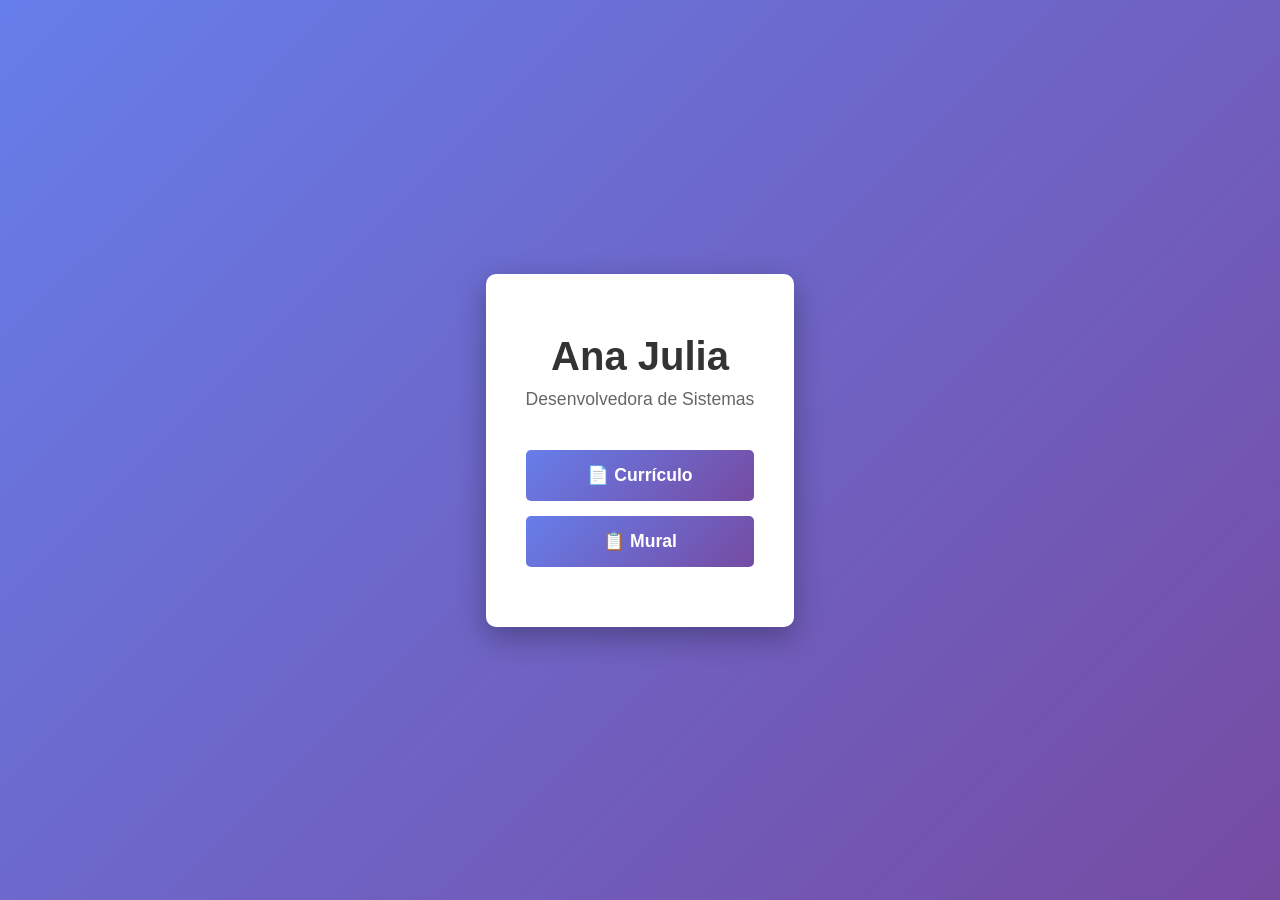
<file: index.html>
<!DOCTYPE html>
<html lang="pt-br">
<head>
    <meta charset="UTF-8">
    <meta name="viewport" content="width=device-width, initial-scale=1.0">
    <title>Menu - Ana Julia Reis de Mattos</title>
    <style>
        * {
            margin: 0;
            padding: 0;
            box-sizing: border-box;
        }

        body {
            font-family: 'Segoe UI', sans-serif;
            background: linear-gradient(135deg, #667eea 0%, #764ba2 100%);
            min-height: 100vh;
            display: flex;
            justify-content: center;
            align-items: center;
        }

        .container {
            text-align: center;
            background: white;
            padding: 60px 40px;
            border-radius: 10px;
            box-shadow: 0 10px 30px rgba(0, 0, 0, 0.3);
            max-width: 500px;
        }

        h1 {
            color: #333;
            margin-bottom: 10px;
            font-size: 2.5rem;
        }

        .subtitle {
            color: #666;
            margin-bottom: 40px;
            font-size: 1.1rem;
        }

        .menu {
            display: flex;
            flex-direction: column;
            gap: 15px;
        }

        a {
            display: block;
            padding: 15px 30px;
            background: linear-gradient(135deg, #667eea 0%, #764ba2 100%);
            color: white;
            text-decoration: none;
            border-radius: 5px;
            font-size: 1.1rem;
            font-weight: 600;
            transition: transform 0.3s, box-shadow 0.3s;
        }

        a:hover {
            transform: translateY(-2px);
            box-shadow: 0 5px 15px rgba(102, 126, 234, 0.4);
        }

        a.disabled {
            background: #94a3b8;
            cursor: not-allowed;
            pointer-events: none;
            opacity: 0.7;
            box-shadow: none;
            transform: none;
        }
    </style>
</head>
<body>
    <div class="container">
        <h1>Ana Julia</h1>
        <p class="subtitle">Desenvolvedora de Sistemas</p>
        <div class="menu">
            <a href="cv/curriculo.html">📄 Currículo</a>
            <a href="form/formulario.html">📋 Mural</a>
        </div>
    </div>
</body>
</html>
</file>
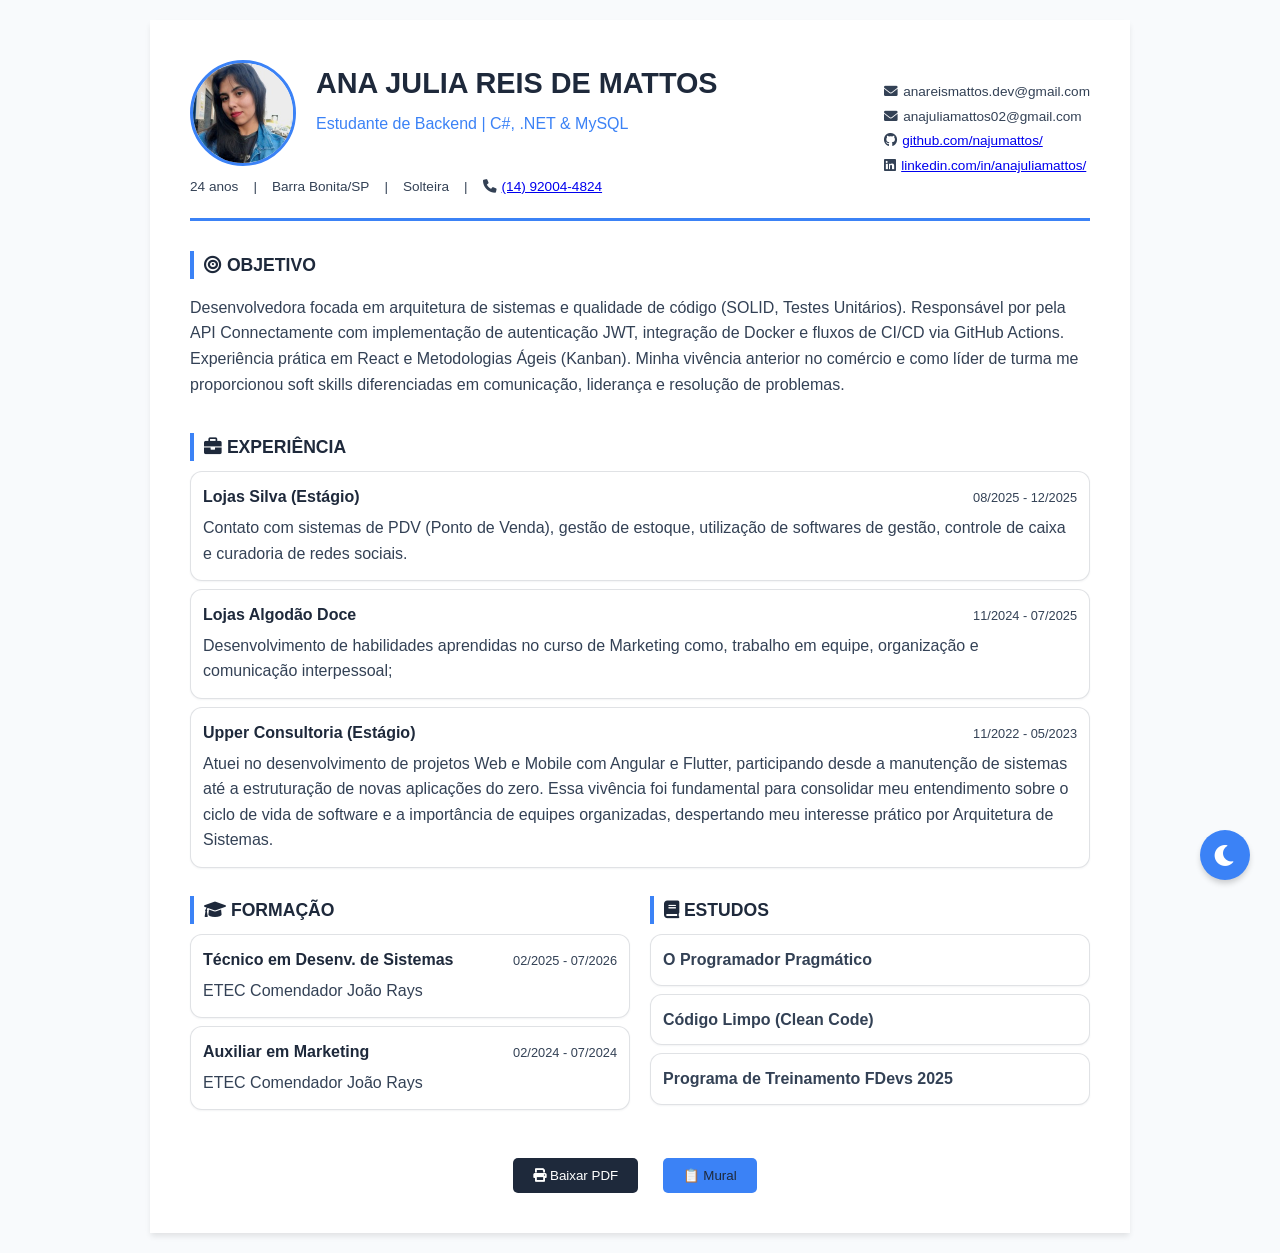
<file: cv/curriculo.html>
<!DOCTYPE html>
<html lang="pt-br">
<head>
    <meta charset="UTF-8">
    <meta name="viewport" content="width=device-width, initial-scale=1.0">
    <title>Currículo | Ana Julia Reis de Mattos</title>
    <link rel="stylesheet" href="https://cdnjs.cloudflare.com/ajax/libs/font-awesome/6.0.0/css/all.min.css">
    <style>
        :root {
            --primary: #1e293b;
            --accent: #3b82f6;
            --text: #334155;
            --bg: #f8fafc;
            --surface: #ffffff;
            --border: rgba(51, 65, 85, 0.15);
            --shadow: 0 4px 6px -1px rgb(0 0 0 / 0.1);
            --button-bg: #1e293b;
            --button-text: #ffffff;
            --button-hover: #3b82f6;
        }

        body.dark-mode {
            --primary: #e2e8f0;
            --accent: #60a5fa;
            --text: #cbd5e1;
            --bg: #0f172a;
            --surface: #1e293b;
            --border: rgba(148, 163, 184, 0.18);
            --shadow: 0 4px 6px -1px rgb(0 0 0 / 0.35);
            --button-bg: #2563eb;
            --button-text: #ffffff;
            --button-hover: #60a5fa;
        }

        body {
            font-family: 'Segoe UI', sans-serif;
            background-color: var(--bg);
            color: var(--text);
            line-height: 1.6;
            margin: 0;
            padding: 20px;
        }

        .container {
            max-width: 900px;
            margin: auto;
            background: var(--surface);
            padding: 40px;
            box-shadow: var(--shadow);
            transition: background-color 0.3s, color 0.3s, box-shadow 0.3s;
        }

        body.dark-mode .container {
            color: var(--text);
        }

        header {
            border-bottom: 3px solid var(--accent);
            padding-bottom: 20px;
            margin-bottom: 30px;
        }

        h1 { color: var(--primary); margin: 0; font-size: 2.2rem; }
        h2 { color: var(--accent); margin: 0; font-weight: 400; font-size: 1.2rem; }

        .profile-header {
            display: flex;
            gap: 40px;
            align-items: center;
        }

        .profile-left {
            display: flex;
            flex-direction: column;
            gap: 10px;
            flex: 1;
        }

        .profile-top {
            display: flex;
            align-items: flex-start;
            gap: 20px;
        }

        .avatar {
            width: 100px;
            height: 100px;
            border-radius: 50%;
            overflow: hidden;
            border: 3px solid var(--accent);
            flex-shrink: 0;
        }

        .avatar img {
            width: 100%;
            height: 100%;
            object-fit: cover;
            display: block;
        }

        .title-group {
            display: flex;
            flex-direction: column;
            gap: 0;
        }

        .title-group h1 {
            font-size: 1.8rem;
            margin-bottom: 5px;
        }

        .title-group h2 {
            font-size: 1rem;
            margin-bottom: 0;
        }

        .contact-info-left {
            display: flex;
            gap: 15px;
            flex-wrap: wrap;
            align-items: center;
            font-size: 0.85rem;
        }

        .contact-info-left p {
            margin: 0;
            display: flex;
            align-items: center;
            gap: 5px;
            white-space: nowrap;
        }

        .contact-info-right {
            display: flex;
            flex-direction: column;
            gap: 3px;
            font-size: 0.85rem;
        }

        .contact-info-right p {
            margin: 0;
            display: flex;
            align-items: center;
            gap: 5px;
        }

        .contact-info span,
        .contact-info a {
            word-break: break-word;
        }

        h3 {
            border-left: 4px solid var(--accent);
            padding-left: 10px;
            color: var(--primary);
            text-transform: uppercase;
            font-size: 1.1rem;
            margin-top: 20px;
            margin-bottom: 10px;
        }

        .grid { display: grid; }
        .two-cols { display: grid; grid-template-columns: repeat(2, 1fr); gap: 20px; }

        .item { margin-bottom: 8px; }
        .formation-card,
        .study-card,
        .experience-card {
            border: 1px solid var(--border);
            border-radius: 12px;
            padding: 12px;
            background: var(--surface);
            box-shadow: 0 1px 2px rgba(51, 65, 85, 0.06);
        }
        .card-header {
            display: flex;
            justify-content: space-between;
            align-items: baseline;
            gap: 10px;
            margin-bottom: 5px;
        }
        .card-header h4 {
            margin: 0;
            flex: 1;
        }
        .card-header small {
            white-space: nowrap;
            font-size: 0.8rem;
        }
                .chama-formulario {           
            text-decoration: none;           
            transition: transform 0.3s, box-shadow 0.3s;
            color: var(--primary);
        }

        .chama-formulario:hover {
            transform: translateY(-2px);
            box-shadow: 0 5px 15px rgba(102, 126, 234, 0.4);
        }
        .formation-card p,
        .experience-card p { margin: 2px 0; }
        .study-card p { margin: 0; }
        h4 { margin: 0; color: var(--primary); }

        @media (max-width: 780px) {
            .contact-info,
            .two-cols {
                grid-template-columns: 1fr;
            }
        }

        footer { margin-top: 40px; text-align: center; }

        .nav-button {
            display: inline-block;
            margin-left: 10px;
            background: var(--accent);
        }

        button {
            background: var(--button-bg);
            color: var(--button-text);
            border: none;
            padding: 10px 20px;
            cursor: pointer;
            border-radius: 5px;
            transition: 0.3s;
            margin-right: 10px;
        }

        button:hover { background: var(--button-hover); }

        .theme-toggle {
            background: var(--accent);
            width: 50px;
            height: 50px;
            padding: 0;
            border-radius: 50%;
            position: fixed;
            bottom: 20px;
            right: 20px;
            display: flex;
            align-items: center;
            justify-content: center;
            font-size: 1.5rem;
            box-shadow: 0 4px 6px -1px rgb(0 0 0 / 0.2);
            z-index: 1000;
        }

        .theme-toggle:hover {
            transform: scale(1.1);
        }

        @media print {
            .no-print { display: none; }
            body { padding: 0; }
            .container { box-shadow: none; width: 100%; max-width: 100%; }
        }
    </style>
</head>
<body>
    <div class="container">
        <header>
            <div class="profile-header">
                <div class="profile-left">
                    <div class="profile-top">
                        <div class="avatar">
                            <img id="foto-perfil" src="" alt="Foto de Ana Julia">
                        </div>
                        <div class="title-group">
                            <h1 id="nome"></h1>
                            <h2 id="titulo"></h2>
                        </div>
                    </div>
                    <div class="contact-info-left">
                        <p><span id="idade"></span></p>
                        <p>|</p>
                        <p><span id="localizacao"></span></p>
                        <p>|</p>
                        <p><span id="estado_civil"></span></p>
                        <p>|</p>
                        <p><i class="fas fa-phone"></i> <a id="telefone" href="#" target="_blank" rel="noopener noreferrer"></a></p>
                    </div>
                </div>
                <div class="contact-info-right">
                    <p><i class="fas fa-envelope"></i> <span id="email"></span></p>
                    <p><i class="fas fa-envelope"></i> <span id="email-secundario"></span></p>
                    <p><i class="fab fa-github"></i> <a id="github" href="#" target="_blank" rel="noopener noreferrer"></a></p>
                    <p><i class="fab fa-linkedin"></i> <a id="linkedin" href="#" target="_blank" rel="noopener noreferrer"></a></p>
                </div>
            </div>
        </header>

        <main>
            <section id="objetivo">
                <h3><i class="fas fa-bullseye"></i> OBJETIVO</h3>
                <p id="objetivo-texto"></p>
            </section>

            <div class="grid">
                <section>
                    <h3><i class="fas fa-briefcase"></i> EXPERIÊNCIA</h3>
                    <div id="experiencia-lista"></div>
                </section>

                <div class="two-cols">
                    <section>
                        <h3><i class="fas fa-graduation-cap"></i> FORMAÇÃO</h3>
                        <div id="formacao-lista"></div>
                    </section>

                    <section>
                        <h3><i class="fas fa-book"></i> ESTUDOS</h3>
                        <div id="estudos-lista"></div>
                    </section>
                </div>
            </div>
        </main>

        <footer class="no-print">
            <button onclick="baixarPDF()"><i class="fas fa-print"></i> Baixar PDF</button>
            <button class="nav-button"> <a class="chama-formulario" href="../form/formulario.html">📋 Mural</a></button>
        </footer>
    </div>
    <button class="theme-toggle no-print" id="themeToggle" title="Alternar tema" aria-label="Alternar tema claro/escuro">
        <i class="fas fa-moon"></i>
    </button>
    <script src="curriculo.js"></script>
</body>
</html>
</file>
